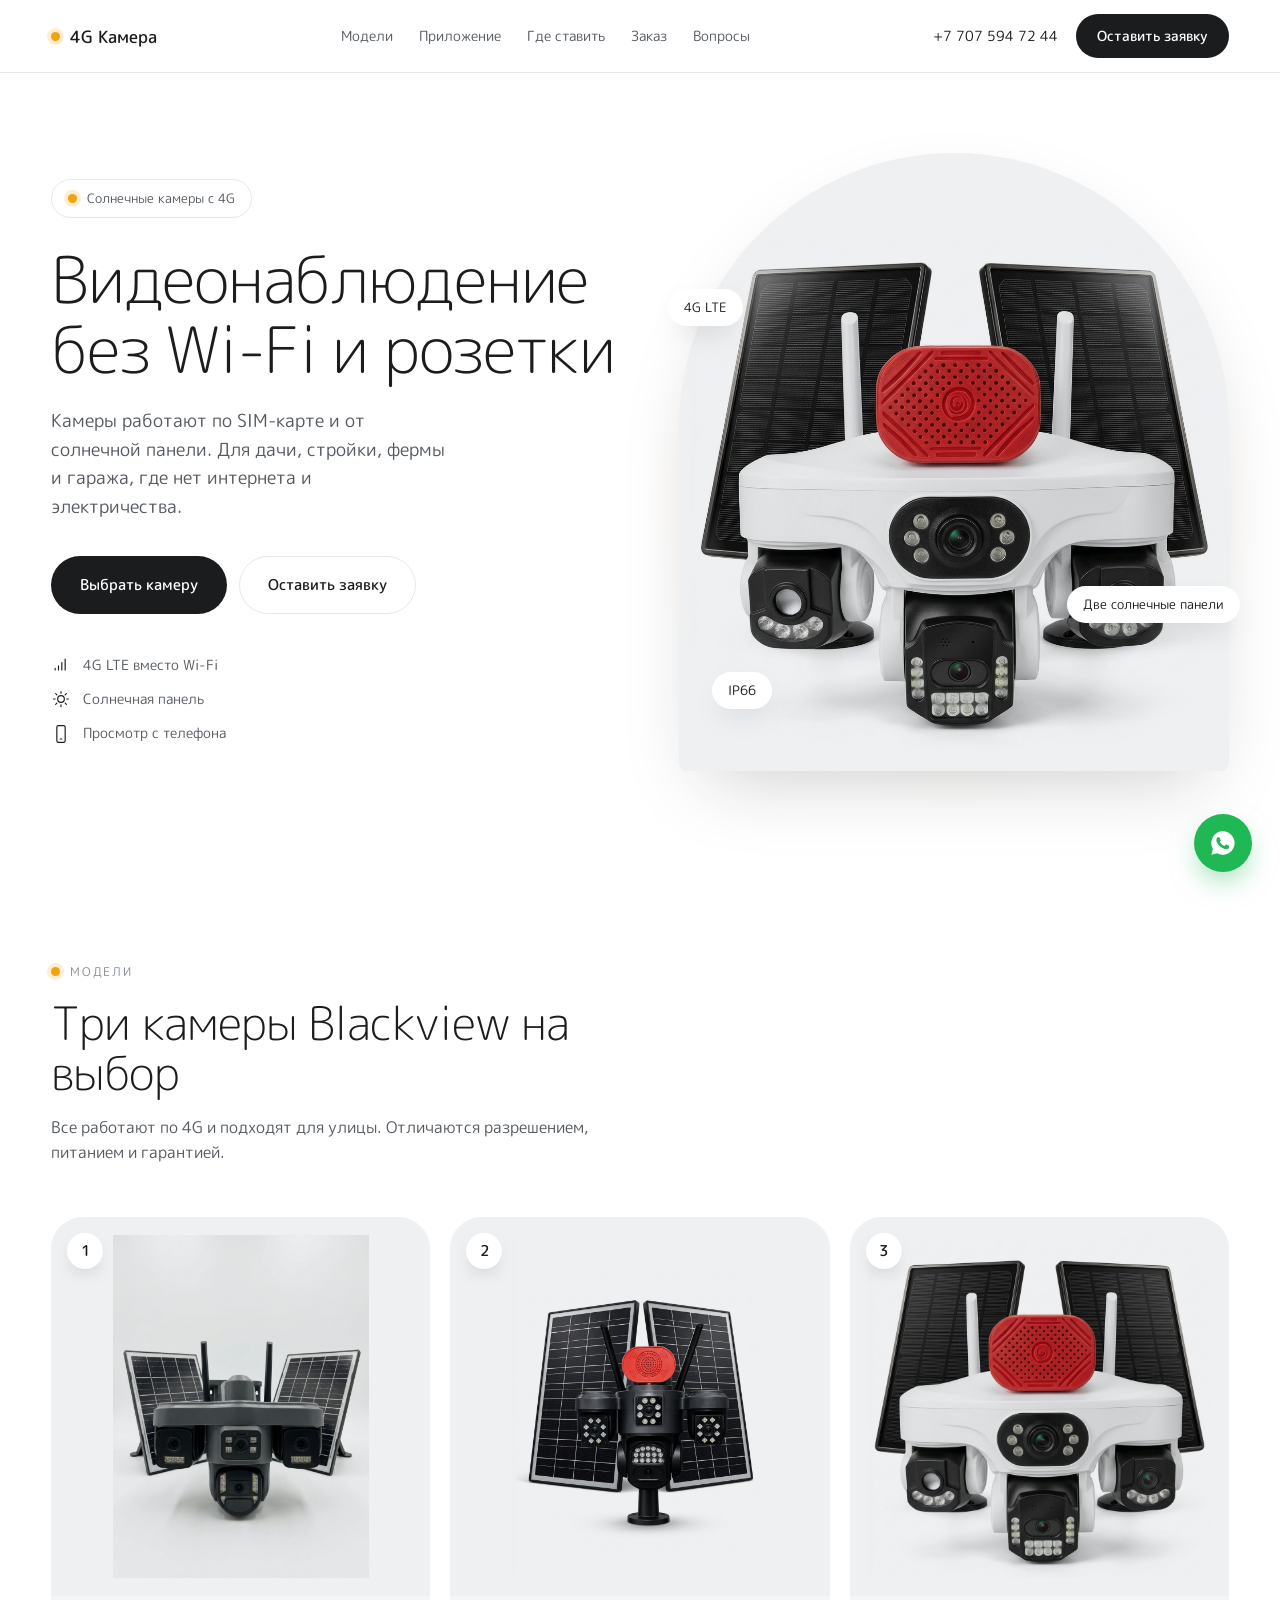
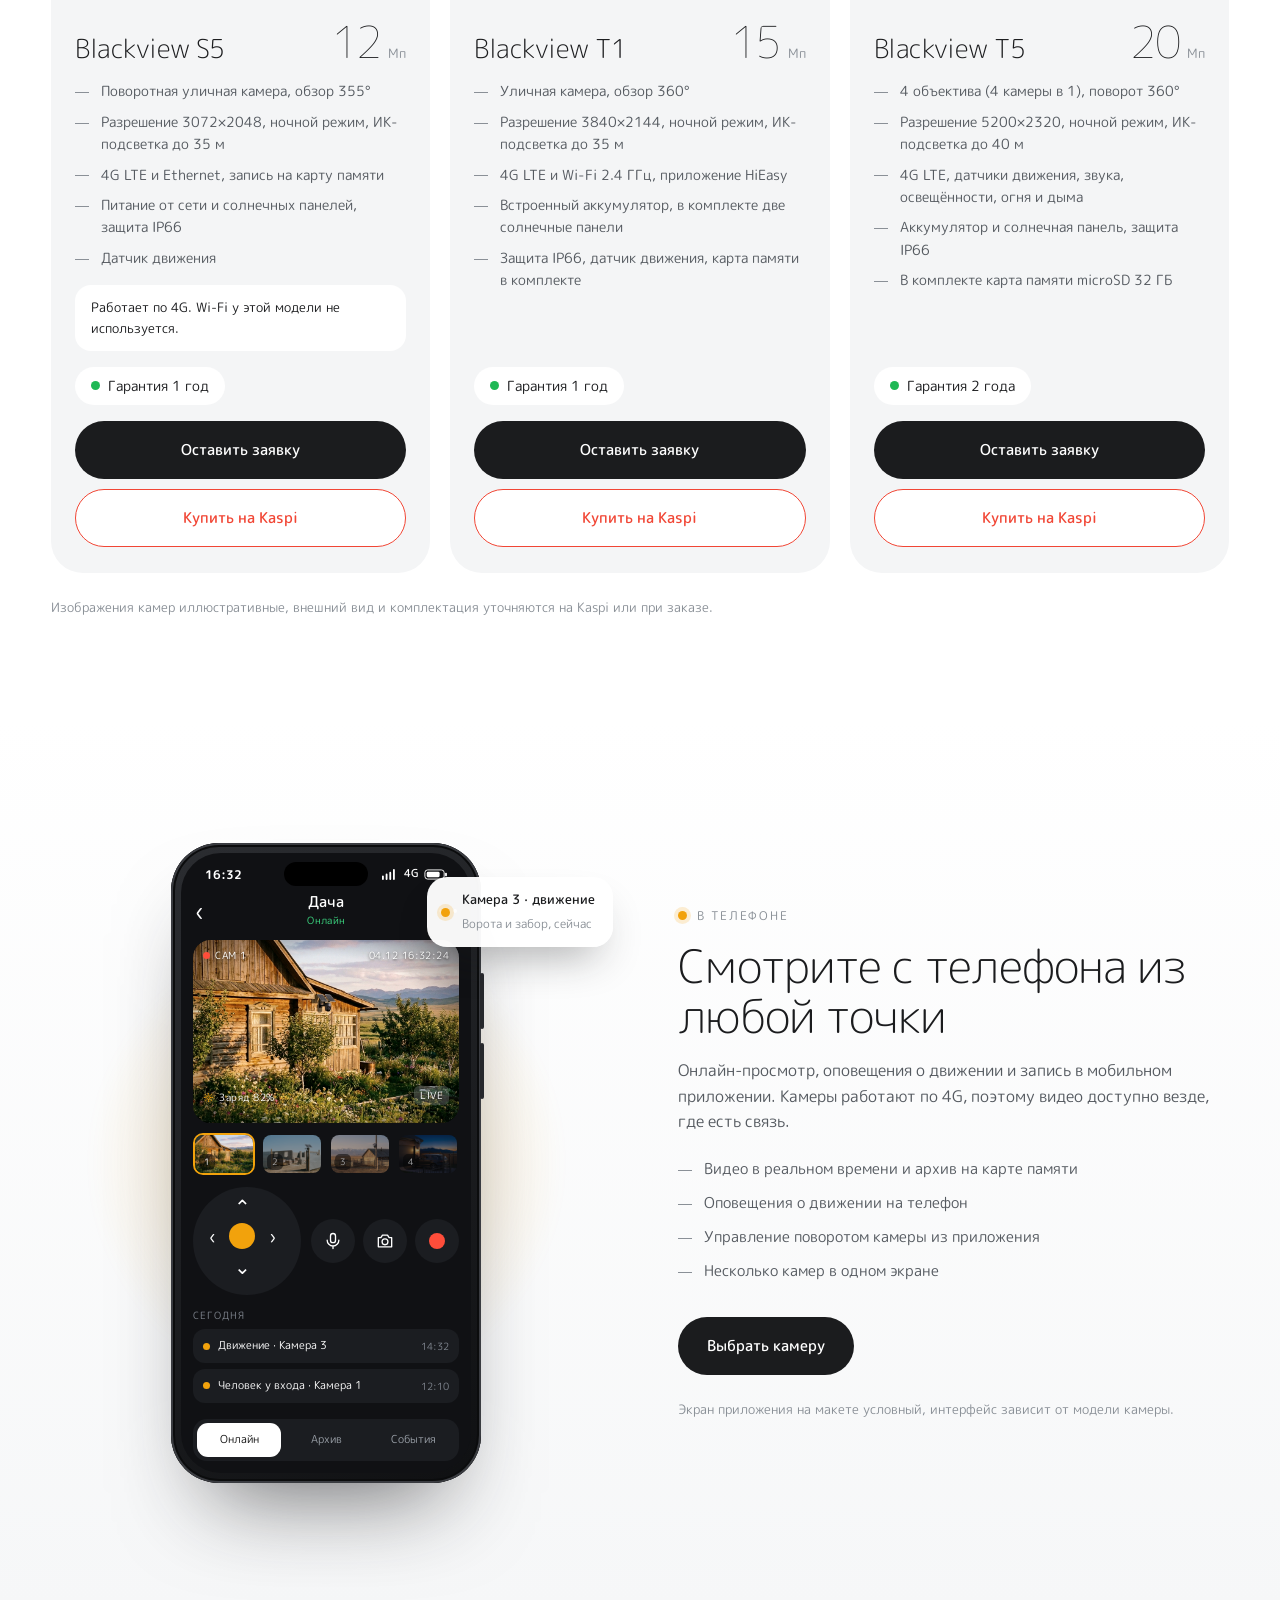
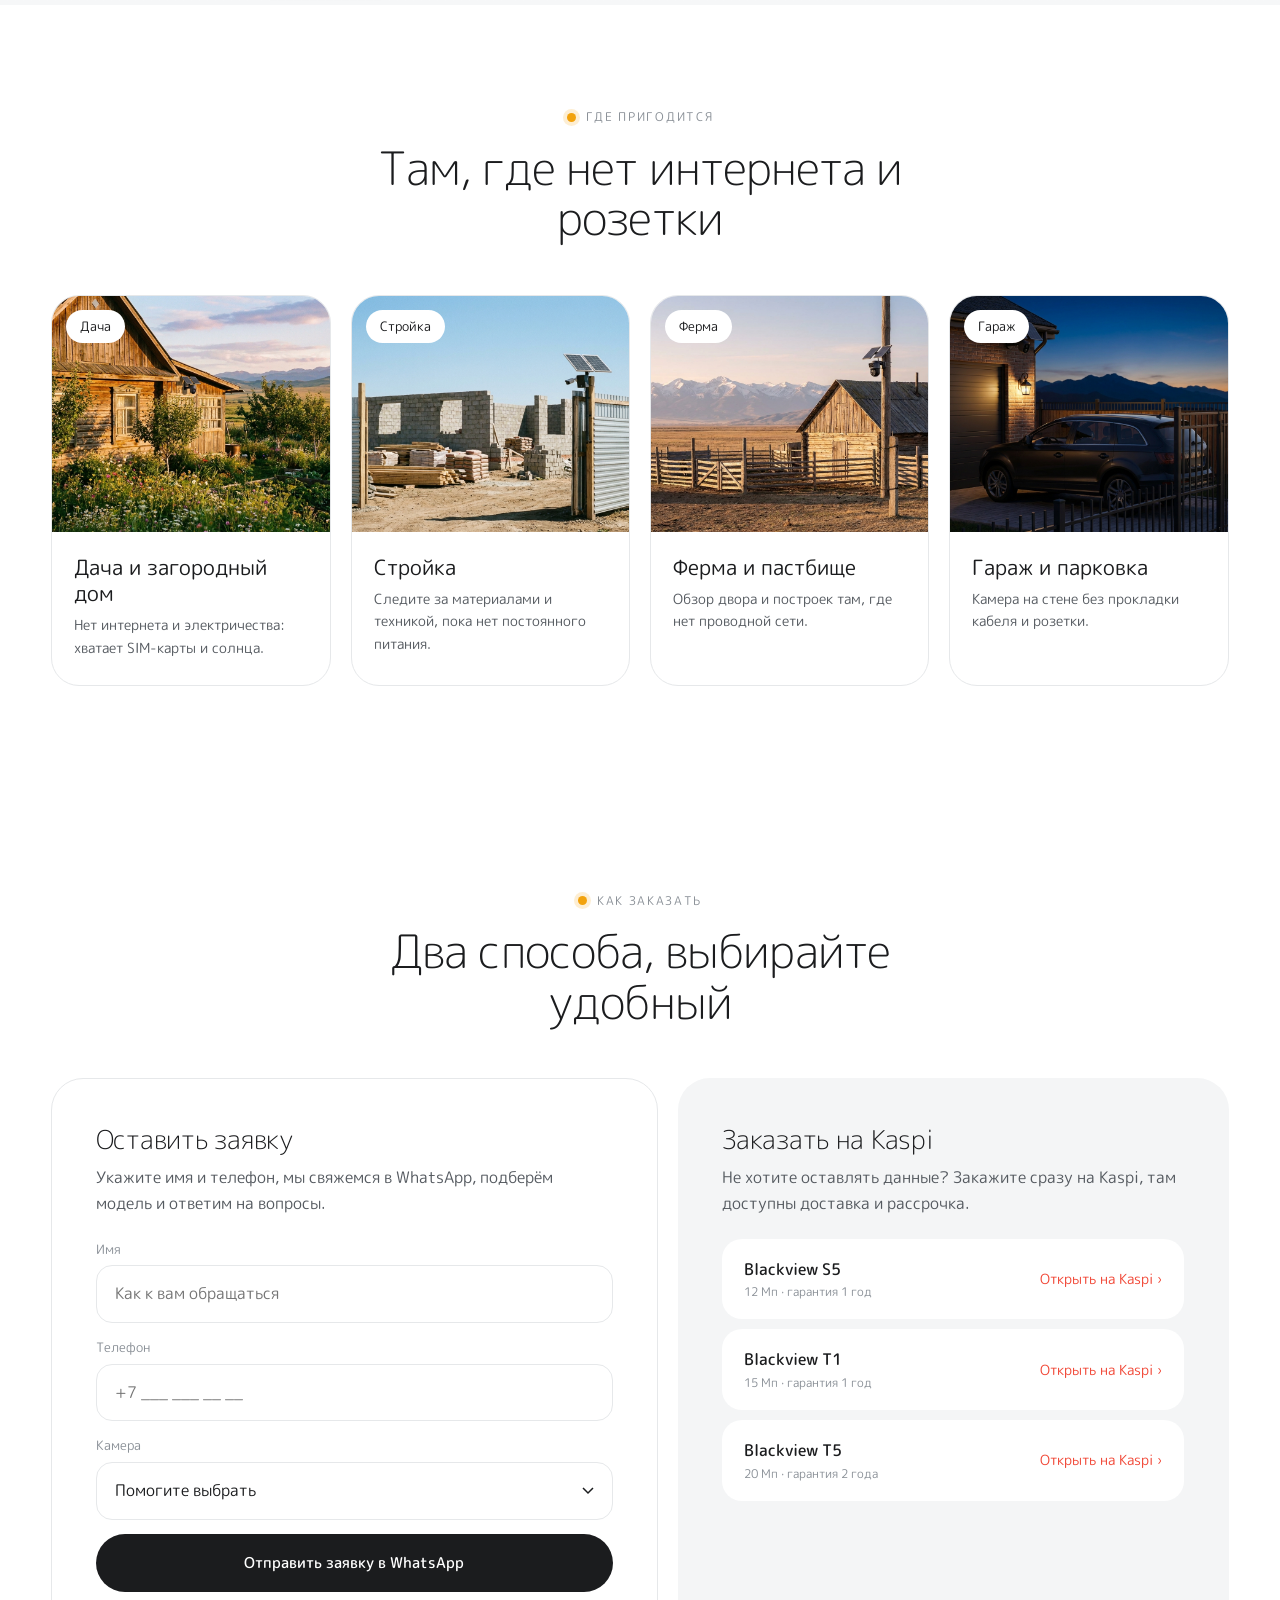
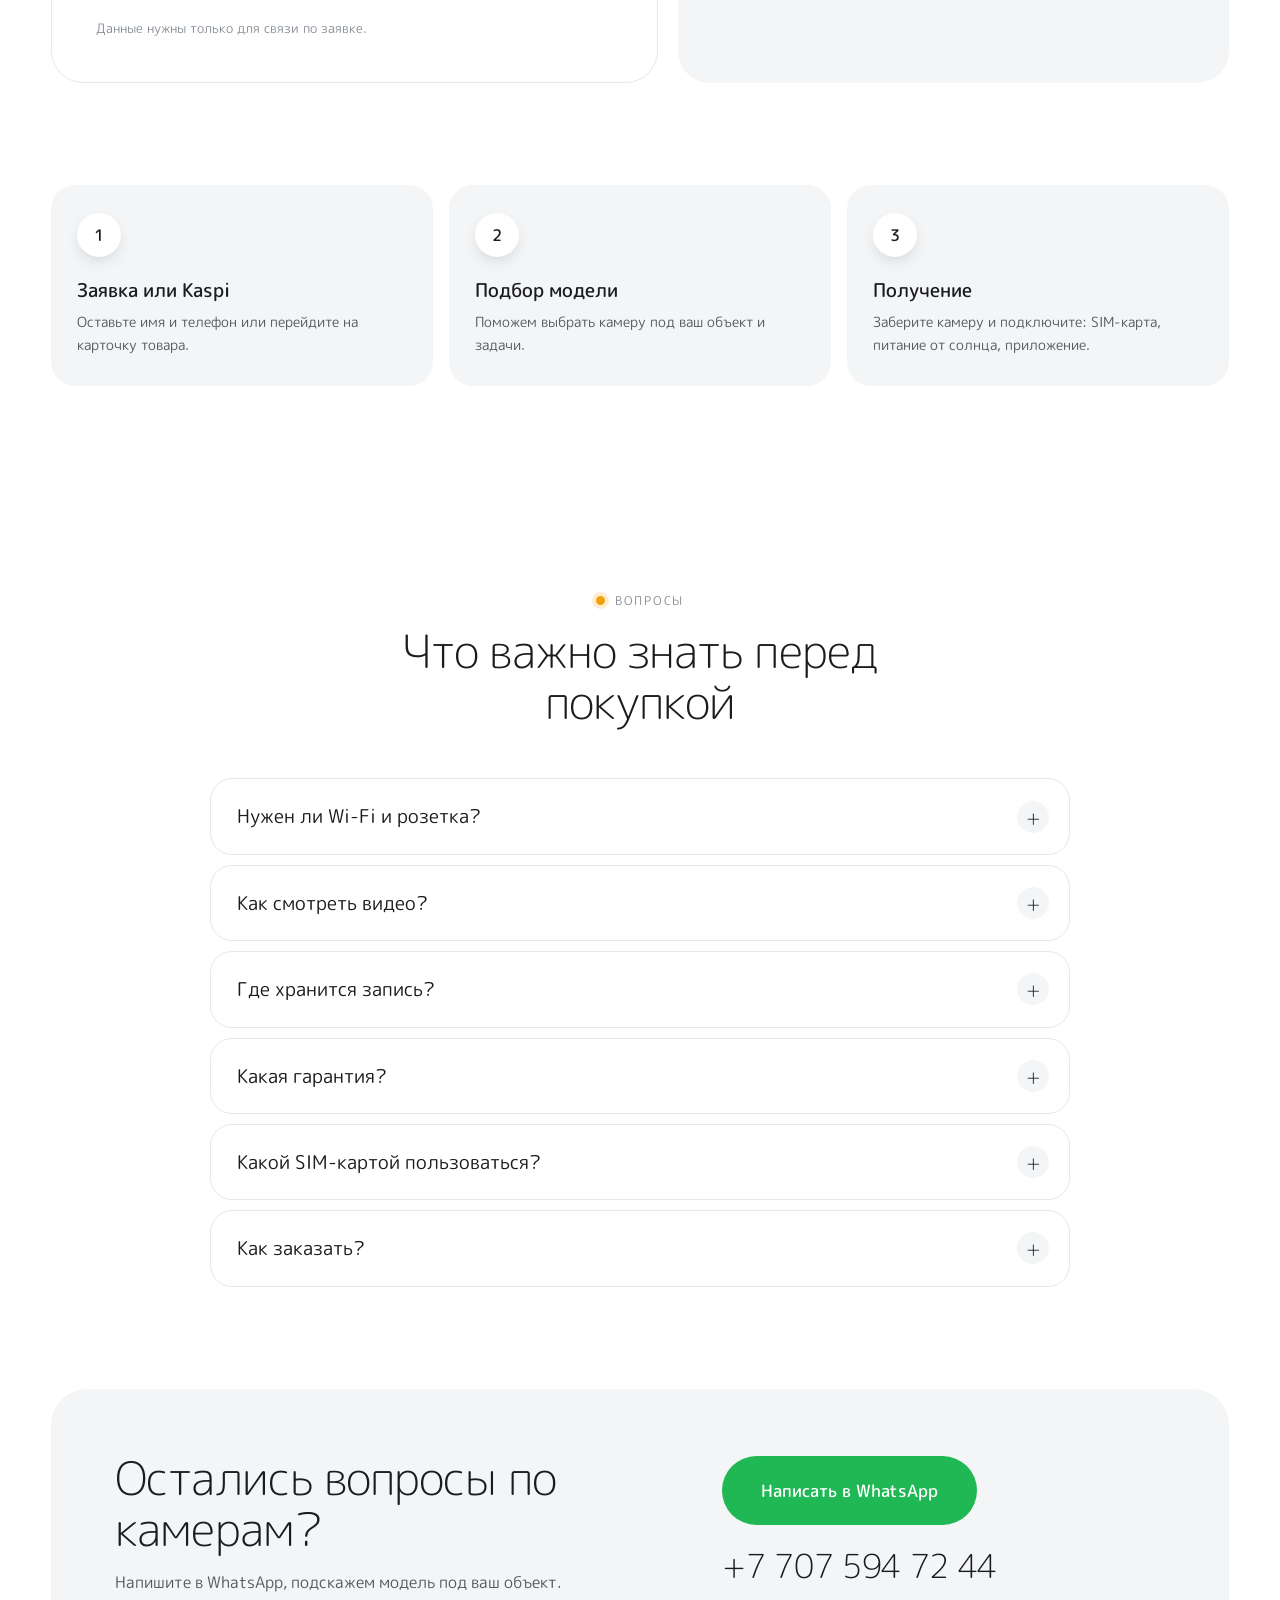
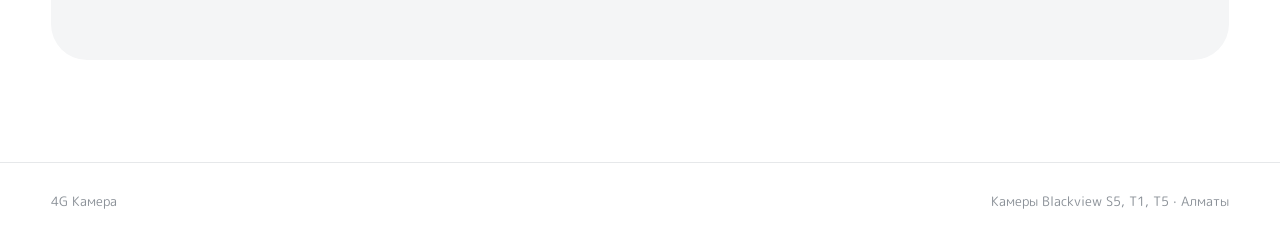
<file: index.html>
<!doctype html>
<html lang="ru">
<head>
<meta charset="utf-8">
<meta name="viewport" content="width=device-width, initial-scale=1">
<title>4G камеры видеонаблюдения на солнечной панели: без Wi-Fi и розетки</title>
<meta name="description" content="Камеры видеонаблюдения Blackview S5, T1 и T5 с 4G и солнечными панелями. Работают по SIM-карте, не нужны Wi-Fi и розетка. Оставьте заявку или закажите на Kaspi.">
<meta property="og:title" content="4G камеры видеонаблюдения на солнечной панели">
<meta property="og:description" content="Без Wi-Fi и розетки: SIM-карта и солнечная панель. Три модели, гарантия 1 и 2 года.">
<meta property="og:type" content="website">
<meta name="robots" content="noindex">
<meta name="theme-color" content="#ffffff">
<meta name="color-scheme" content="light only">
<link rel="icon" href="data:image/svg+xml,%3Csvg xmlns='http://www.w3.org/2000/svg' viewBox='0 0 32 32'%3E%3Crect width='32' height='32' rx='9' fill='%231B1C1E'/%3E%3Ccircle cx='16' cy='16' r='6' fill='%23F2A20C'/%3E%3C/svg%3E">
<link rel="preconnect" href="https://fonts.googleapis.com">
<link rel="preconnect" href="https://fonts.gstatic.com" crossorigin>
<link href="https://fonts.googleapis.com/css2?family=M+PLUS+Rounded+1c:wght@300;400;500;700&display=swap" rel="stylesheet">
<link rel="stylesheet" href="styles.css">
</head>
<body>

<header class="top" id="top">
  <a class="logo" href="#top" aria-label="На главную"><i class="sun"></i><span>4G Камера</span></a>
  <nav class="nav" id="nav" aria-label="Разделы">
    <a href="#models"><em>01</em><b class="s">Модели</b><b class="l">Три модели камер</b><small>Характеристики и гарантия</small></a>
    <a href="#phone"><em>02</em><b class="s">Приложение</b><b class="l">Просмотр с телефона</b><small>Видео, архив, оповещения</small></a>
    <a href="#where"><em>03</em><b class="s">Где ставить</b><b class="l">Где пригодится</b><small>Дача, стройка, ферма, гараж</small></a>
    <a href="#order"><em>04</em><b class="s">Заказ</b><b class="l">Как заказать</b><small>Заявка или Kaspi</small></a>
    <a href="#faq"><em>05</em><b class="s">Вопросы</b><b class="l">Вопросы и ответы</b><small>SIM, питание, гарантия</small></a>
    <div class="nav-cta"><button class="btn btn-ink btn-block" type="button" data-lead>Оставить заявку</button><a class="btn btn-wa btn-block" data-wa="Здравствуйте! Хочу узнать про 4G камеры на солнечной панели." href="#">Написать в WhatsApp</a><a class="nav-ph" href="tel:+77075947244">+7 707 594 72 44</a></div>
  </nav>
  <div class="top-r">
    <a class="phone" href="tel:+77075947244">+7 707 594 72 44</a>
    <button class="btn btn-ink btn-sm top-cta" type="button" data-lead>Оставить заявку</button>
    <button class="menu-btn" id="burger" type="button" aria-label="Меню" aria-expanded="false" aria-controls="nav"><span class="mb-i"><i></i><i></i></span><b>Меню</b></button>
  </div>
</header>

<main>

<!-- HERO -->
<section class="hero">
  <div class="hero-text">
    <p class="chip"><i class="sun"></i>Солнечные камеры с 4G</p>
    <h1>Видеонаблюдение без Wi-Fi и розетки</h1>
    <p class="lead">Камеры работают по SIM-карте и от солнечной панели. Для дачи, стройки, фермы и гаража, где нет интернета и электричества.</p>
    <div class="cta">
      <a class="btn btn-ink" href="#models">Выбрать камеру</a>
      <button class="btn btn-line" type="button" data-lead>Оставить заявку</button>
    </div>
    <ul class="hero-facts">
      <li><svg viewBox="0 0 24 24"><path d="M5 18v-2M9 18v-5M13 18V9M17 18V5"/></svg>4G LTE вместо Wi-Fi</li>
      <li><svg viewBox="0 0 24 24"><circle cx="12" cy="12" r="4"/><path d="M12 3v2M12 19v2M3 12h2M19 12h2M5.6 5.6l1.4 1.4M17 17l1.4 1.4M5.6 18.4L7 17M17 7l1.4-1.4"/></svg>Солнечная панель</li>
      <li><svg viewBox="0 0 24 24"><rect x="7" y="2" width="10" height="20" rx="2"/><path d="M11 18h2"/></svg>Просмотр с телефона</li>
    </ul>
  </div>
  <div class="hero-shot">
    <div class="arch">
      <img src="img/t5.jpg" alt="Солнечная 4G-камера видеонаблюдения с тремя поворотными объективами" width="1024" height="1024" fetchpriority="high">
    </div>
    <span class="pill p1">4G LTE</span>
    <span class="pill p2">Две солнечные панели</span>
    <span class="pill p3">IP66</span>
  </div>
</section>

<!-- MODELS -->
<section class="models" id="models">
  <div class="sec-head">
    <p class="eyebrow"><i></i>Модели</p>
    <h2>Три камеры Blackview на выбор</h2>
    <p class="sub">Все работают по 4G и подходят для улицы. Отличаются разрешением, питанием и гарантией.</p>
  </div>
  <div class="mdl">
    <div class="mgrid" id="mdlGrid"></div>
    <p class="foot-note">Изображения камер иллюстративные, внешний вид и комплектация уточняются на Kaspi или при заказе.</p>
  </div>
</section>

<!-- PHONE -->
<section class="phone-sec" id="phone">
  <div class="ph-grid">
    <div class="ph-stage">
      <div class="ph-glow"></div>
      <div class="ph-notif" id="phNotif"><i class="sun"></i><span><b>Камера 3 · движение</b><small>Ворота и забор, сейчас</small></span></div>
      <div class="mock" aria-label="Макет приложения с видео с камеры">
        <div class="ph-btn b1"></div><div class="ph-btn b2"></div>
        <div class="ph-screen">
          <div class="ph-island"></div>
          <div class="ph-status"><b id="phTime">9:41</b><span class="ph-sig"><svg viewBox="0 0 18 12"><path d="M1 11V8M5 11V6M9 11V4M13 11V1" stroke="currentColor" stroke-width="2" stroke-linecap="round"/></svg>4G<svg viewBox="0 0 26 12" class="bat"><rect x="1" y="1" width="21" height="10" rx="3" fill="none" stroke="currentColor"/><rect x="3" y="3" width="14" height="6" rx="1.5" fill="currentColor"/><rect x="23" y="4" width="2" height="4" rx="1" fill="currentColor"/></svg></span></div>
          <div class="ph-app">
            <div class="ph-bar"><span class="ph-back">‹</span><div><b id="phTitle">Дача</b><small>Онлайн</small></div><span class="ph-dots"><i></i><i></i><i></i></span></div>
            <div class="ph-feed" id="phFeed">
              <img id="phImg" src="img/scene-dacha.jpg" alt="" draggable="false">
              <div class="osd2 tl"><i class="rec-dot2"></i><span id="phCam">CAM 1</span></div>
              <div class="osd2 tr" id="phClock">00:00:00</div>
              <div class="osd2 bl"><svg viewBox="0 0 24 24"><circle cx="12" cy="12" r="4"/><path d="M12 3v2M12 19v2M3 12h2M19 12h2M5.6 5.6l1.4 1.4M17 17l1.4 1.4M5.6 18.4L7 17M17 7l1.4-1.4"/></svg>Заряд 82%</div>
              <div class="osd2 br" id="phMode">LIVE</div>
              <div class="ph-tl" id="phTl"><i></i></div>
            </div>
            <div class="ph-chs" id="phChs"></div>
            <div class="ph-ctl">
              <div class="dpad"><button type="button" data-d="up" aria-label="Вверх">⌃</button><button type="button" data-d="left" aria-label="Влево">‹</button><span></span><button type="button" data-d="right" aria-label="Вправо">›</button><button type="button" data-d="down" aria-label="Вниз">⌄</button></div>
              <div class="acts"><button type="button" aria-label="Звук"><svg viewBox="0 0 24 24"><rect x="9" y="3" width="6" height="11" rx="3"/><path d="M5 11a7 7 0 0 0 14 0M12 18v3"/></svg></button><button type="button" aria-label="Снимок"><svg viewBox="0 0 24 24"><path d="M4 8h3l2-3h6l2 3h3v11H4z"/><circle cx="12" cy="13" r="3.5"/></svg></button><button type="button" class="rec" aria-label="Запись"><i></i></button></div>
            </div>
            <div class="ph-ev"><p>Сегодня</p><div><i></i><span>Движение · Камера 3</span><em>14:32</em></div><div><i></i><span>Человек у входа · Камера 1</span><em>12:10</em></div></div>
            <div class="ph-tabs" id="phTabs"><button type="button" class="on" data-m="live">Онлайн</button><button type="button" data-m="arch">Архив</button><button type="button" data-m="ev">События</button></div>
          </div>
        </div>
      </div>
    </div>
    <div class="ph-text">
      <p class="eyebrow"><i></i>В телефоне</p>
      <h2>Смотрите с телефона из любой точки</h2>
      <p class="sub">Онлайн-просмотр, оповещения о движении и запись в мобильном приложении. Камеры работают по 4G, поэтому видео доступно везде, где есть связь.</p>
      <ul class="dash ph-list">
        <li>Видео в реальном времени и архив на карте памяти</li>
        <li>Оповещения о движении на телефон</li>
        <li>Управление поворотом камеры из приложения</li>
        <li>Несколько камер в одном экране</li>
      </ul>
      <div class="cta"><a class="btn btn-ink" href="#models">Выбрать камеру</a></div>
      <p class="foot-note">Экран приложения на макете условный, интерфейс зависит от модели камеры.</p>
    </div>
  </div>
</section>

<!-- WHERE -->
<section class="where" id="where">
  <div class="sec-head center">
    <p class="eyebrow"><i></i>Где пригодится</p>
    <h2>Там, где нет интернета и розетки</h2>
  </div>
  <div class="cards" id="whereCards"></div>
</section>

<!-- ORDER -->
<section class="order" id="order">
  <div class="sec-head center">
    <p class="eyebrow"><i></i>Как заказать</p>
    <h2>Два способа, выбирайте удобный</h2>
  </div>
  <div class="ord">
    <div class="ord-card">
      <h3>Оставить заявку</h3>
      <p>Укажите имя и телефон, мы свяжемся в WhatsApp, подберём модель и ответим на вопросы.</p>
      <form class="form" id="leadForm" novalidate>
        <label>Имя<input type="text" name="name" autocomplete="name" placeholder="Как к вам обращаться" required></label>
        <label>Телефон<input type="tel" name="phone" autocomplete="tel" inputmode="tel" placeholder="+7 ___ ___ __ __" required></label>
        <label>Камера<select name="model" id="formModel"></select></label>
        <p class="err" id="formErr" role="alert"></p>
        <button class="btn btn-ink btn-block" type="submit">Отправить заявку в WhatsApp</button>
        <p class="note">Данные нужны только для связи по заявке.</p>
      </form>
    </div>
    <div class="ord-card ord-kaspi">
      <h3>Заказать на Kaspi</h3>
      <p>Не хотите оставлять данные? Закажите сразу на Kaspi, там доступны доставка и рассрочка.</p>
      <ul class="kaspi-list" id="kaspiList"></ul>
    </div>
  </div>
</section>

<!-- STEPS -->
<section class="steps">
  <ol class="st">
    <li><b>1</b><h3>Заявка или Kaspi</h3><p>Оставьте имя и телефон или перейдите на карточку товара.</p></li>
    <li><b>2</b><h3>Подбор модели</h3><p>Поможем выбрать камеру под ваш объект и задачи.</p></li>
    <li><b>3</b><h3>Получение</h3><p>Заберите камеру и подключите: SIM-карта, питание от солнца, приложение.</p></li>
  </ol>
</section>

<!-- FAQ -->
<section class="faq" id="faq">
  <div class="sec-head center">
    <p class="eyebrow"><i></i>Вопросы</p>
    <h2>Что важно знать перед покупкой</h2>
  </div>
  <div class="qa">
    <details><summary>Нужен ли Wi-Fi и розетка?</summary><p>Нет. Камеры работают по 4G LTE через SIM-карту с интернетом и питаются от солнечной панели и аккумулятора. Модель S5 работает по 4G и от сети, Wi-Fi у неё не используется.</p></details>
    <details><summary>Как смотреть видео?</summary><p>Через мобильное приложение: онлайн-просмотр, запись и оповещения о движении на телефон.</p></details>
    <details><summary>Где хранится запись?</summary><p>На карте памяти microSD, которая устанавливается в камеру.</p></details>
    <details><summary>Какая гарантия?</summary><p>На модели S5 и T1 гарантия 1 год, на модель T5 гарантия 2 года.</p></details>
    <details><summary>Какой SIM-картой пользоваться?</summary><p>Подойдёт SIM-карта оператора связи с мобильным интернетом. Рекомендуем проверить покрытие 4G в месте установки до покупки.</p></details>
    <details><summary>Как заказать?</summary><p>Оставьте заявку на сайте или закажите напрямую на Kaspi. На Kaspi доступны доставка и рассрочка.</p></details>
  </div>
</section>

<!-- CONTACT -->
<section class="contact">
  <div class="contact-box">
    <div>
      <h2>Остались вопросы по камерам?</h2>
      <p class="sub">Напишите в WhatsApp, подскажем модель под ваш объект.</p>
    </div>
    <div class="contact-col">
      <a class="btn btn-wa btn-lg" data-wa="Здравствуйте! Хочу узнать про 4G камеры на солнечной панели." href="#">Написать в WhatsApp</a>
      <p class="ph"><a href="tel:+77075947244">+7 707 594 72 44</a></p>
    </div>
  </div>
</section>

</main>

<footer class="foot">
  <span>4G Камера</span>
  <span>Камеры Blackview S5, T1, T5 · Алматы</span>
</footer>

<a class="wa-float" data-wa="Здравствуйте! Хочу узнать про 4G камеры на солнечной панели." href="#" aria-label="Написать в WhatsApp">
  <svg viewBox="0 0 24 24" width="28" height="28" fill="currentColor" aria-hidden="true"><path d="M12 2a10 10 0 0 0-8.6 15.1L2 22l5-1.3A10 10 0 1 0 12 2Zm5.2 14.1c-.2.6-1.3 1.2-1.8 1.2-.5.1-1 .2-3.3-.7-2.8-1.2-4.600-4-4.700-4.200-.1-.2-1.100-1.500-1.100-2.800s.7-2 1-2.300c.2-.3.500-.3.700-.3h.5c.2 0 .4 0 .6.500l.8 2c.1.200.1.400 0 .500l-.4.600c-.1.100-.2.300-.1.500.5.900 1.200 1.700 2 2.300.8.600 1.500.9 1.700 1 .2.100.4.100.5-.1l.7-.9c.2-.2.300-.2.500-.1l1.900.9c.2.100.4.200.4.300.1.200.1.800-.1 1.400Z"/></svg>
</a>

<div class="modal" id="modal" hidden>
  <div class="modal-bg" data-close></div>
  <div class="modal-box" role="dialog" aria-modal="true" aria-labelledby="modalTitle">
    <button class="modal-x" type="button" data-close aria-label="Закрыть">×</button>
    <h3 id="modalTitle">Оставить заявку</h3>
    <p>Укажите имя и телефон, ответим в WhatsApp.</p>
    <form class="form" id="leadForm2" novalidate>
      <label>Имя<input type="text" name="name" autocomplete="name" placeholder="Как к вам обращаться" required></label>
      <label>Телефон<input type="tel" name="phone" autocomplete="tel" inputmode="tel" placeholder="+7 ___ ___ __ __" required></label>
      <label>Камера<select name="model" id="formModel2"></select></label>
      <p class="err" id="formErr2" role="alert"></p>
      <button class="btn btn-ink btn-block" type="submit">Отправить заявку в WhatsApp</button>
      <p class="note">Данные нужны только для связи по заявке.</p>
    </form>
  </div>
</div>

<script src="app.js"></script>
</body>
</html>
</file>
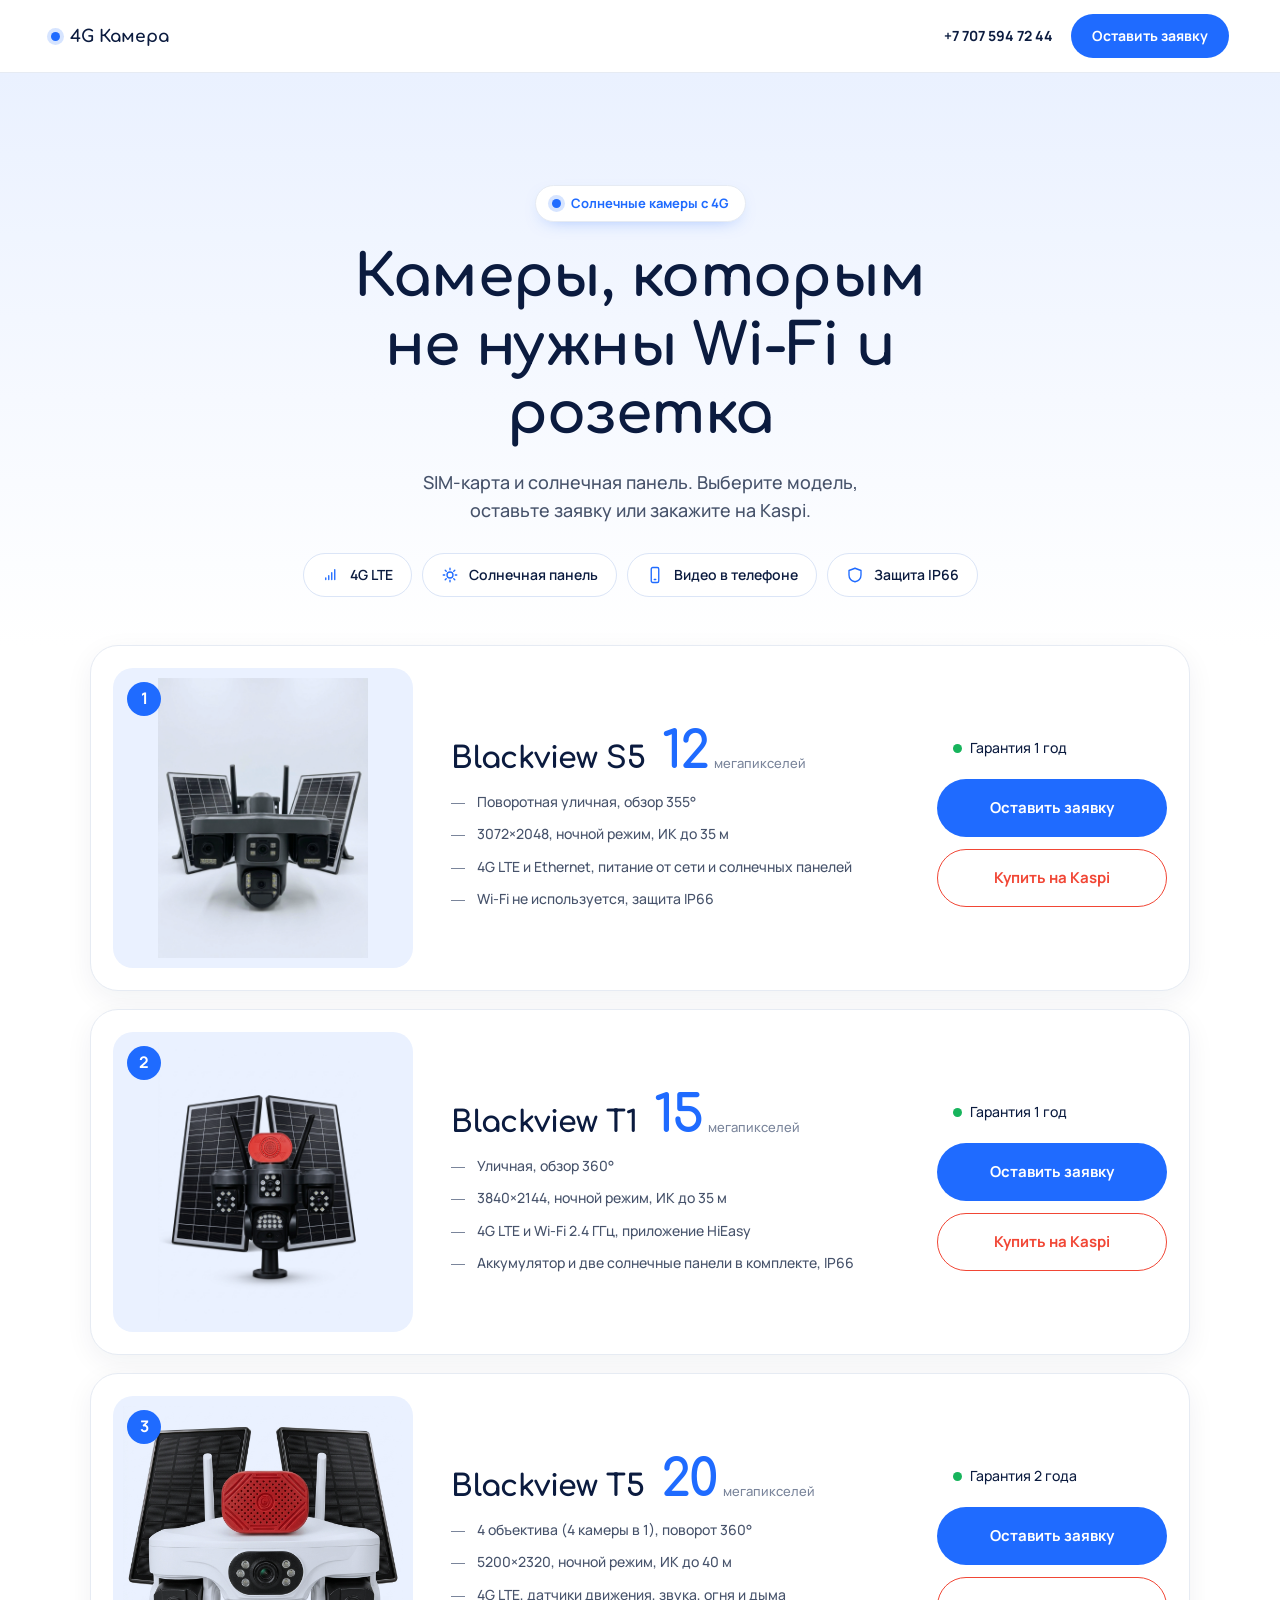
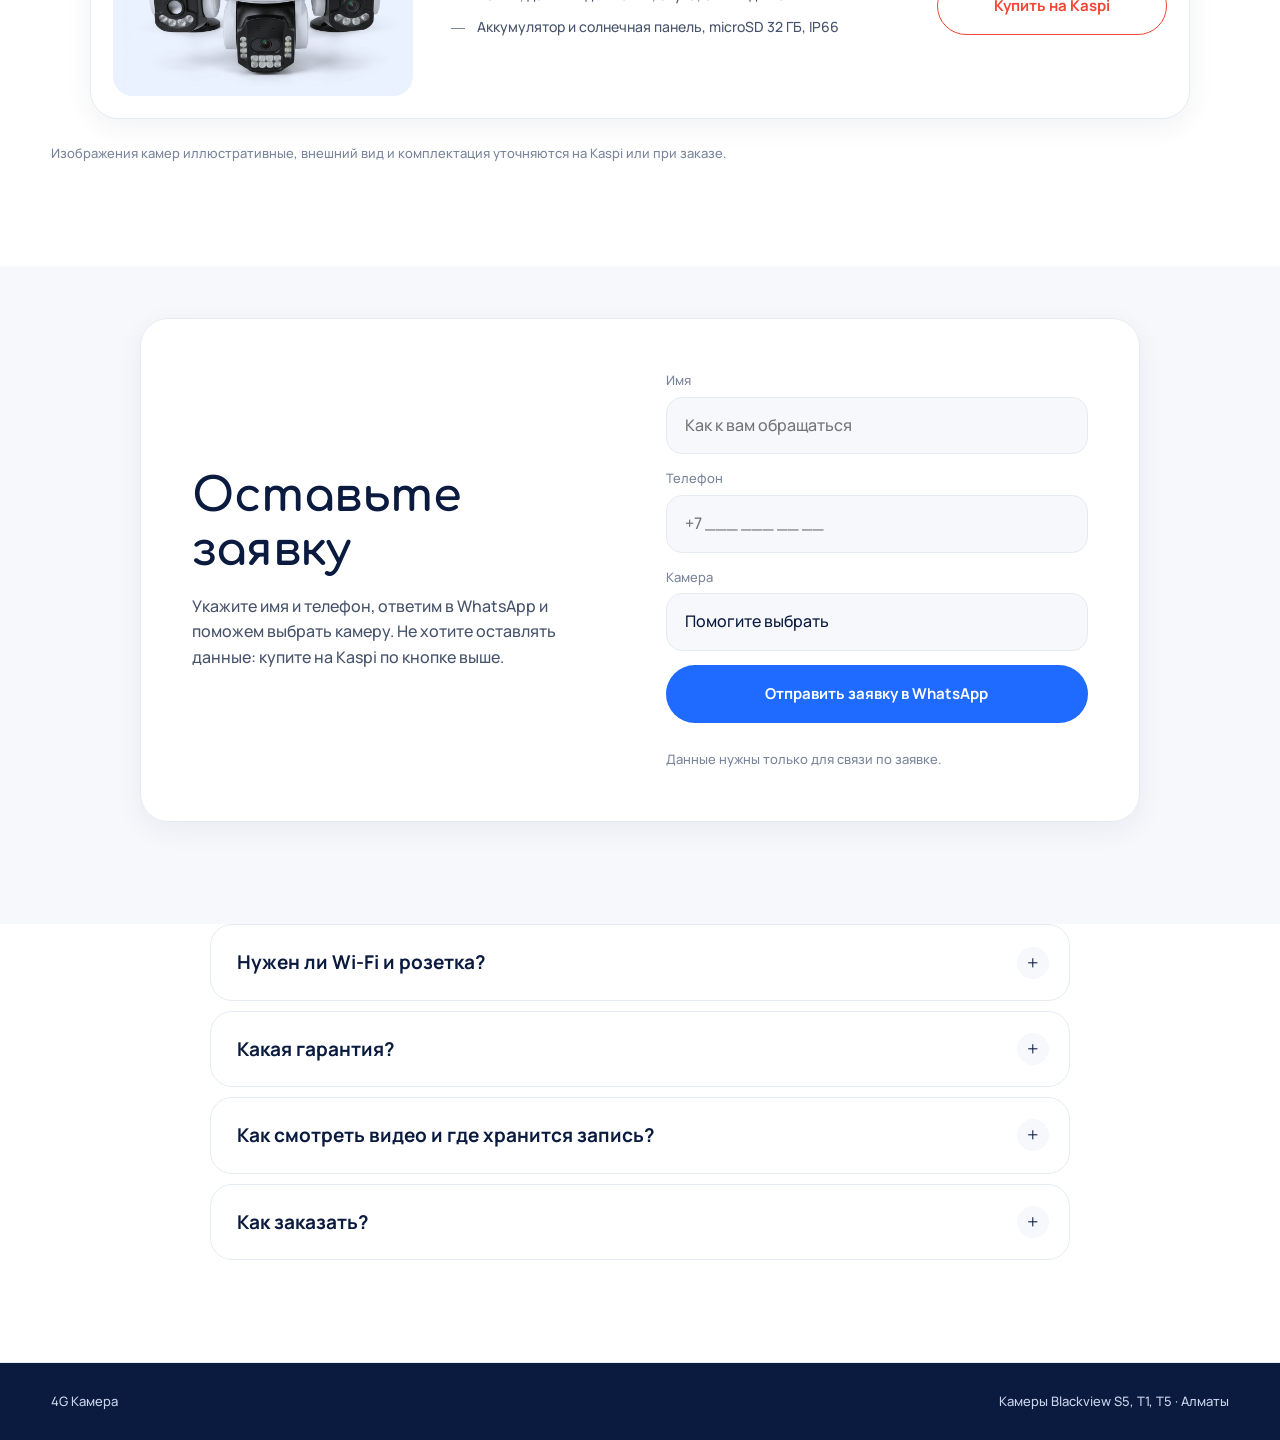
<file: b/index.html>
<!doctype html>
<html lang="ru">
<head>
<meta charset="utf-8">
<meta name="viewport" content="width=device-width, initial-scale=1">
<title>4G камеры на солнечной панели: выберите и закажите</title>
<meta name="description" content="Три 4G камеры Blackview на солнечной панели. Оставьте заявку или закажите на Kaspi. Без Wi-Fi и розетки.">
<meta name="robots" content="noindex">
<meta name="theme-color" content="#ffffff">
<meta name="color-scheme" content="light only">
<link rel="icon" href="data:image/svg+xml,%3Csvg xmlns='http://www.w3.org/2000/svg' viewBox='0 0 32 32'%3E%3Crect width='32' height='32' rx='9' fill='%231F6BFF'/%3E%3Ccircle cx='16' cy='16' r='6' fill='%23ffffff'/%3E%3C/svg%3E">
<link rel="preconnect" href="https://fonts.googleapis.com">
<link rel="preconnect" href="https://fonts.gstatic.com" crossorigin>
<link href="https://fonts.googleapis.com/css2?family=Manrope:wght@500;600;700;800&family=Comfortaa:wght@600;700&display=swap" rel="stylesheet">
<link rel="stylesheet" href="../styles.css">
<link rel="stylesheet" href="b.css">
</head>
<body class="vb">

<header class="top">
  <a class="logo" href="#"><i class="sun"></i><span>4G Камера</span></a>
  <div class="top-r">
    <a class="phone" href="tel:+77075947244">+7 707 594 72 44</a>
    <button class="btn btn-ink btn-sm" type="button" data-lead>Оставить заявку</button>
  </div>
</header>

<main>

<section class="b-hero">
  <p class="chip"><i class="sun"></i>Солнечные камеры с 4G</p>
  <h1>Камеры, которым не нужны Wi-Fi и розетка</h1>
  <p class="lead">SIM-карта и солнечная панель. Выберите модель, оставьте заявку или закажите на Kaspi.</p>
  <ul class="b-facts">
    <li><svg viewBox="0 0 24 24"><path d="M5 18v-2M9 18v-5M13 18V9M17 18V5"/></svg>4G LTE</li>
    <li><svg viewBox="0 0 24 24"><circle cx="12" cy="12" r="4"/><path d="M12 3v2M12 19v2M3 12h2M19 12h2M5.6 5.6l1.4 1.4M17 17l1.4 1.4M5.6 18.4L7 17M17 7l1.4-1.4"/></svg>Солнечная панель</li>
    <li><svg viewBox="0 0 24 24"><rect x="7" y="2" width="10" height="20" rx="2"/><path d="M11 18h2"/></svg>Видео в телефоне</li>
    <li><svg viewBox="0 0 24 24"><path d="M12 3l8 3v6c0 5-3.500 8-8 9-4.500-1-8-4-8-9V6z"/></svg>Защита IP66</li>
  </ul>
</section>

<section class="b-list" id="list">
  <div class="b-wrap" id="bList"></div>
  <p class="foot-note">Изображения камер иллюстративные, внешний вид и комплектация уточняются на Kaspi или при заказе.</p>
</section>

<section class="b-form" id="order">
  <div class="b-form-box">
    <div>
      <h2>Оставьте заявку</h2>
      <p class="sub">Укажите имя и телефон, ответим в WhatsApp и поможем выбрать камеру. Не хотите оставлять данные: купите на Kaspi по кнопке выше.</p>
    </div>
    <form class="form" id="leadForm" novalidate>
      <label>Имя<input type="text" name="name" autocomplete="name" placeholder="Как к вам обращаться" required></label>
      <label>Телефон<input type="tel" name="phone" autocomplete="tel" inputmode="tel" placeholder="+7 ___ ___ __ __" required></label>
      <label>Камера<select name="model" id="formModel"></select></label>
      <p class="err" id="formErr" role="alert"></p>
      <button class="btn btn-ink btn-block" type="submit">Отправить заявку в WhatsApp</button>
      <p class="note">Данные нужны только для связи по заявке.</p>
    </form>
  </div>
</section>

<section class="faq b-faq">
  <div class="qa">
    <details><summary>Нужен ли Wi-Fi и розетка?</summary><p>Нет. Камеры работают по 4G LTE через SIM-карту с интернетом и питаются от солнечной панели и аккумулятора. Модель S5 работает по 4G и от сети, Wi-Fi у неё не используется.</p></details>
    <details><summary>Какая гарантия?</summary><p>На модели S5 и T1 гарантия 1 год, на модель T5 гарантия 2 года.</p></details>
    <details><summary>Как смотреть видео и где хранится запись?</summary><p>Через мобильное приложение: онлайн-просмотр и оповещения о движении. Запись хранится на карте памяти microSD.</p></details>
    <details><summary>Как заказать?</summary><p>Оставьте заявку на сайте или закажите напрямую на Kaspi. На Kaspi доступны доставка и рассрочка.</p></details>
  </div>
</section>

</main>

<footer class="foot">
  <span>4G Камера</span>
  <span>Камеры Blackview S5, T1, T5 · Алматы</span>
</footer>

<div class="sticky">
  <button class="btn btn-ink" type="button" data-lead>Оставить заявку</button>
  <a class="btn btn-wa" data-wa="Здравствуйте! Хочу узнать про 4G камеры на солнечной панели." href="#">WhatsApp</a>
</div>

<div class="modal" id="modal" hidden>
  <div class="modal-bg" data-close></div>
  <div class="modal-box" role="dialog" aria-modal="true" aria-labelledby="modalTitle">
    <button class="modal-x" type="button" data-close aria-label="Закрыть">×</button>
    <h3 id="modalTitle">Оставить заявку</h3>
    <p>Укажите имя и телефон, ответим в WhatsApp.</p>
    <form class="form" id="leadForm2" novalidate>
      <label>Имя<input type="text" name="name" autocomplete="name" placeholder="Как к вам обращаться" required></label>
      <label>Телефон<input type="tel" name="phone" autocomplete="tel" inputmode="tel" placeholder="+7 ___ ___ __ __" required></label>
      <label>Камера<select name="model" id="formModel2"></select></label>
      <p class="err" id="formErr2" role="alert"></p>
      <button class="btn btn-ink btn-block" type="submit">Отправить заявку в WhatsApp</button>
      <p class="note">Данные нужны только для связи по заявке.</p>
    </form>
  </div>
</div>

<script src="b.js"></script>
</body>
</html>
</file>
<file: styles.css>
:root{
  --ink:#1B1C1E;--body:#555A60;--muted:#8A9097;--panel:#F4F5F6;--line:#E6E8EA;
  --sun:#F2A20C;--wa:#1FB855;--kaspi:#F14635;
  --r:28px;--pad:clamp(20px,4vw,56px);--max:1240px;--hh:65px;
  color-scheme:light only;
}
html{color-scheme:light only}
*{box-sizing:border-box;margin:0;padding:0}
html{scroll-behavior:smooth;-webkit-text-size-adjust:100%}
body{font-family:'M PLUS Rounded 1c','Onest',system-ui,sans-serif;font-weight:400;font-size:16px;line-height:1.6;color:var(--body);background:#fff;-webkit-font-smoothing:antialiased;overflow-x:hidden}
body.menu-open,body.modal-open{overflow:hidden}
img{display:block;max-width:100%}
a{color:inherit}
button,input,select{font:inherit;color:inherit}
button{cursor:pointer;background:none;border:0}
h1,h2,h3{color:var(--ink);font-weight:300;letter-spacing:-.02em;line-height:1.1}
h2{font-size:clamp(28px,3.6vw,46px);max-width:20ch}
h3{font-weight:500;letter-spacing:0;line-height:1.25}
section{padding:clamp(56px,8vw,104px) var(--pad)}
.sec-head{max-width:var(--max);margin:0 auto clamp(28px,4vw,52px)}
.sec-head.center{text-align:center}
.sec-head.center h2{margin-left:auto;margin-right:auto;max-width:24ch}
.sec-head.center .sub{margin-left:auto;margin-right:auto}
.eyebrow{display:flex;align-items:center;gap:10px;font-size:12px;letter-spacing:.14em;text-transform:uppercase;color:var(--muted);margin-bottom:16px}
.center .eyebrow{justify-content:center}
.eyebrow i,.sun{display:inline-block;width:9px;height:9px;border-radius:50%;background:var(--sun);box-shadow:0 0 0 4px rgba(242,162,12,.18)}
.sub{max-width:58ch;margin-top:16px}
.note{font-size:13px;color:var(--muted);margin-top:12px}
.foot-note{font-size:13px;color:var(--muted);margin:24px auto 0;max-width:var(--max)}

.btn{display:inline-flex;align-items:center;justify-content:center;gap:10px;padding:16px 28px;font-weight:500;font-size:15px;text-decoration:none;border-radius:999px;border:1px solid transparent;transition:background .2s,transform .2s,border-color .2s,color .2s}
.btn-ink{background:var(--ink);color:#fff}.btn-ink:hover{background:#000;transform:translateY(-1px)}
.btn-wa{background:var(--wa);color:#fff}.btn-wa:hover{background:#18a34b;transform:translateY(-1px)}
.btn-line{border-color:var(--line);background:#fff;color:var(--ink)}.btn-line:hover{border-color:var(--ink)}
.btn-kaspi{border-color:var(--kaspi);color:var(--kaspi);background:#fff}.btn-kaspi:hover{background:var(--kaspi);color:#fff;transform:translateY(-1px)}
.btn-sm{padding:10px 20px;font-size:14px}.btn-lg{padding:20px 38px;font-size:17px}.btn-block{display:flex;width:100%}

/* header */
.top{position:fixed;inset:0 0 auto 0;z-index:50;display:flex;align-items:center;justify-content:space-between;gap:20px;padding:14px var(--pad);background:#fff;border-bottom:1px solid var(--line)}
.logo{display:flex;align-items:center;gap:10px;text-decoration:none;font-weight:500;color:var(--ink);font-size:17px}
.nav{display:flex;gap:26px;font-size:14px}
.nav a{text-decoration:none;color:var(--body)}.nav a:hover{color:var(--ink)}
.nav em,.nav small,.nav .l,.nav-cta{display:none}
.nav a b{font-weight:400}
.top-r{display:flex;align-items:center;gap:18px}
.phone{font-size:14px;text-decoration:none;color:var(--ink)}
.menu-btn{display:none;align-items:center;gap:10px;height:42px;padding:0 16px 0 14px;border:1px solid var(--line);border-radius:999px;background:#fff;color:var(--ink);font-size:13px;letter-spacing:.08em;text-transform:uppercase}
.menu-btn b{font-weight:400}
.mb-i{position:relative;width:18px;height:10px}
.mb-i i{position:absolute;left:0;right:0;height:1.5px;background:var(--ink);border-radius:2px;transition:transform .25s,top .25s}
.mb-i i:nth-child(1){top:0}.mb-i i:nth-child(2){top:8px}
.menu-btn[aria-expanded="true"] .mb-i i:nth-child(1){top:4px;transform:rotate(45deg)}
.menu-btn[aria-expanded="true"] .mb-i i:nth-child(2){top:4px;transform:rotate(-45deg)}

/* hero */
.hero{display:grid;grid-template-columns:minmax(0,1.05fr) minmax(0,1fr);gap:clamp(24px,4vw,64px);align-items:center;max-width:calc(var(--max) + var(--pad)*2);margin:0 auto;padding:128px var(--pad) 64px;min-height:min(100svh,860px)}
.chip{display:inline-flex;align-items:center;gap:10px;padding:8px 16px;border:1px solid var(--line);border-radius:999px;font-size:13px;margin-bottom:26px}
.hero h1{font-size:clamp(36px,5vw,72px);margin-bottom:22px}
.lead{font-size:clamp(16px,1.4vw,19px);max-width:36ch}
.cta{display:flex;flex-wrap:wrap;gap:12px;margin-top:34px}
.hero-facts{list-style:none;margin-top:40px;display:grid;gap:12px;font-size:14px}
.hero-facts li{display:flex;align-items:center;gap:12px}
.hero-facts svg{width:20px;height:20px;fill:none;stroke:var(--ink);stroke-width:1.4;stroke-linecap:round;stroke-linejoin:round}
.hero-shot{position:relative}
.arch{position:relative;overflow:hidden;aspect-ratio:4/4.5;border-radius:999px 999px var(--r) var(--r);background:#EEF0F2;box-shadow:0 30px 80px -30px rgba(27,28,30,.25)}
.arch img{position:absolute;left:50%;top:54%;width:96%;height:auto;transform:translate(-50%,-50%);mix-blend-mode:multiply;animation:float 7s ease-in-out infinite}
@keyframes float{50%{transform:translate(-50%,-52%)}}
.pill{position:absolute;padding:8px 16px;border-radius:999px;background:#fff;font-size:13px;color:var(--ink);box-shadow:0 12px 30px -14px rgba(27,28,30,.35)}
.p1{top:22%;left:-2%}.p2{bottom:24%;right:-2%}.p3{bottom:10%;left:6%}

/* models */
.mdl{max-width:var(--max);margin:0 auto}
.pills{display:flex;flex-wrap:wrap;gap:8px}
.pills button{padding:11px 22px;border-radius:999px;border:1px solid var(--line);font-size:14px;color:var(--ink);background:#fff;transition:background .15s,color .15s,border-color .15s}
.pills button:hover{border-color:var(--ink)}
.pills button[aria-selected="true"]{background:var(--ink);color:#fff;border-color:var(--ink)}
.mdl-card{display:grid;grid-template-columns:minmax(0,1fr) minmax(0,1.1fr);gap:0;margin-top:20px;background:var(--panel);border-radius:36px;overflow:hidden}
.mdl-img{position:relative;display:grid;place-items:center;padding:clamp(16px,3vw,40px);background:#EEF0F2;min-height:420px}
.mdl-img img{max-height:520px;width:auto;mix-blend-mode:multiply;transition:opacity .3s}
.mdl-img img.fade{opacity:0}
.mdl-body{padding:clamp(24px,3.4vw,48px);display:flex;flex-direction:column;gap:20px}
.mdl-head{display:flex;align-items:flex-end;justify-content:space-between;gap:16px;flex-wrap:wrap}
.mdl-name{font-size:clamp(26px,3vw,38px);font-weight:300;color:var(--ink);letter-spacing:-.02em}
.mdl-mp{display:flex;align-items:baseline;gap:8px;font-size:13px;color:var(--muted)}
.mdl-mp b{font-size:clamp(40px,5vw,64px);font-weight:200;color:var(--ink);letter-spacing:-.04em;line-height:1}
.dash{list-style:none;display:grid;gap:10px;font-size:15px}
.dash li{display:flex;gap:12px}
.dash li::before{content:'';flex:none;width:14px;height:1px;background:var(--muted);margin-top:.85em}
.mdl-warn{font-size:13px;color:var(--ink);background:#fff;border-radius:16px;padding:12px 16px}
.mdl-warn:empty{display:none}
.mdl-foot{margin-top:auto;display:flex;align-items:center;justify-content:space-between;gap:16px;flex-wrap:wrap;padding-top:8px}
.warr{display:inline-flex;align-items:center;gap:8px;padding:8px 16px;border-radius:999px;background:#fff;font-size:14px;color:var(--ink)}
.warr::before{content:'';width:9px;height:9px;border-radius:50%;background:var(--wa)}
.mdl-btns{display:flex;gap:10px;flex-wrap:wrap}
.cmp-wrap{margin-top:28px;overflow-x:auto;border:1px solid var(--line);border-radius:24px}
.cmp{width:100%;min-width:560px;border-collapse:collapse;font-size:14px}
.cmp th,.cmp td{padding:14px 20px;text-align:left;border-bottom:1px solid var(--line)}
.cmp tr:last-child td,.cmp tr:last-child th{border-bottom:0}
.cmp thead th{font-weight:500;color:var(--ink);background:var(--panel)}
.cmp tbody th{font-weight:400;color:var(--muted);width:30%}
.cmp td.on,.cmp th.on{background:rgba(242,162,12,.1)}

/* cards */
.cards{display:grid;grid-template-columns:repeat(4,1fr);gap:20px;max-width:var(--max);margin:0 auto}
.card{display:flex;flex-direction:column;background:#fff;border:1px solid var(--line);border-radius:var(--r);overflow:hidden;transition:transform .25s,box-shadow .25s}
.card:hover{transform:translateY(-4px);box-shadow:0 24px 50px -28px rgba(27,28,30,.35)}
.card-img{position:relative;aspect-ratio:4/3.4;overflow:hidden;background:var(--panel)}
.card-img img{width:100%;height:100%;object-fit:cover;transition:transform .6s}
.card:hover .card-img img{transform:scale(1.06)}
.tag{position:absolute;top:14px;left:14px;padding:6px 14px;border-radius:999px;background:#fff;font-size:13px;color:var(--ink)}
.card-body{padding:22px 22px 26px}
.card-body h3{font-size:21px;font-weight:400;margin-bottom:8px}
.card-body p{font-size:14px}

/* order */
.ord{display:grid;grid-template-columns:1.1fr 1fr;gap:20px;max-width:var(--max);margin:0 auto}
.ord-card{padding:clamp(24px,3.4vw,44px);border:1px solid var(--line);border-radius:32px;background:#fff}
.ord-kaspi{background:var(--panel);border-color:transparent}
.ord-card h3{font-size:26px;font-weight:300;margin-bottom:10px;letter-spacing:-.01em}
.ord-card>p{margin-bottom:22px;max-width:46ch}
.form{display:grid;gap:14px}
.form label{display:grid;gap:6px;font-size:13px;color:var(--muted)}
.form input,.form select{width:100%;padding:15px 18px;border:1px solid var(--line);border-radius:16px;background:#fff;color:var(--ink);font-size:16px;outline:0;transition:border-color .15s}
.form input:focus,.form select:focus{border-color:var(--ink)}
.form select{appearance:none;background-image:url("data:image/svg+xml,%3Csvg xmlns='http://www.w3.org/2000/svg' width='12' height='8' viewBox='0 0 12 8'%3E%3Cpath d='M1 1l5 5 5-5' fill='none' stroke='%231B1C1E' stroke-width='1.5'/%3E%3C/svg%3E");background-repeat:no-repeat;background-position:right 18px center}
.err{font-size:13px;color:#C23A28;min-height:0}.err:empty{display:none}
.kaspi-list{list-style:none;display:grid;gap:10px}
.kaspi-list a{display:flex;align-items:center;justify-content:space-between;gap:12px;padding:18px 22px;border-radius:20px;background:#fff;text-decoration:none;color:var(--ink);transition:transform .2s,box-shadow .2s}
.kaspi-list a:hover{transform:translateY(-2px);box-shadow:0 16px 36px -22px rgba(27,28,30,.4)}
.kaspi-list b{font-weight:500}
.kaspi-list small{display:block;font-size:12px;color:var(--muted)}
.kaspi-list i{font-style:normal;color:var(--kaspi);font-size:14px;white-space:nowrap}

/* steps */
.steps{padding-top:0}
.st{list-style:none;display:grid;grid-template-columns:repeat(3,1fr);gap:16px;max-width:var(--max);margin:0 auto}
.st li{padding:28px 26px 30px;background:var(--panel);border-radius:24px}
.st b{display:grid;place-items:center;width:44px;height:44px;border-radius:50%;background:#fff;color:var(--ink);font-weight:500;margin-bottom:22px;box-shadow:0 6px 18px -8px rgba(27,28,30,.3)}
.st h3{font-size:19px;margin-bottom:8px}.st p{font-size:14px}

/* faq */
.faq{background:#fff}
.qa{max-width:860px;margin:0 auto;display:grid;gap:10px}
.qa details{border:1px solid var(--line);border-radius:22px;background:#fff;transition:background .2s}
.qa details[open]{background:var(--panel);border-color:transparent}
.qa summary{list-style:none;cursor:pointer;padding:22px 64px 22px 26px;font-size:clamp(16px,1.5vw,19px);color:var(--ink);position:relative}
.qa summary::-webkit-details-marker{display:none}
.qa summary::after{content:'+';position:absolute;right:20px;top:50%;width:32px;height:32px;margin-top:-16px;display:grid;place-items:center;border-radius:50%;background:var(--panel);font-size:20px;font-weight:300;transition:transform .2s,background .2s}
.qa details[open] summary::after{transform:rotate(45deg);background:#fff}
.qa p{padding:0 26px 24px;max-width:64ch}

/* contact */
.contact{padding-top:0}
.contact-box{max-width:var(--max);margin:0 auto;padding:clamp(32px,5vw,64px);background:var(--panel);border-radius:36px;display:grid;grid-template-columns:1.3fr 1fr;gap:32px;align-items:center}
.contact-box h2{max-width:16ch}
.contact-col{display:grid;gap:14px;justify-items:start}
.ph{font-size:clamp(24px,2.6vw,34px);font-weight:300;color:var(--ink);letter-spacing:-.01em}.ph a{text-decoration:none}
.foot{display:flex;justify-content:space-between;flex-wrap:wrap;gap:8px;padding:28px var(--pad);border-top:1px solid var(--line);font-size:13px;color:var(--muted)}
.wa-float{position:fixed;right:clamp(14px,2.4vw,28px);bottom:clamp(14px,2.4vw,28px);z-index:60;width:58px;height:58px;display:grid;place-items:center;background:var(--wa);color:#fff;border-radius:50%;box-shadow:0 12px 30px -8px rgba(31,184,85,.6);transition:transform .2s}
.wa-float:hover{transform:scale(1.07)}

/* modal */
.modal{position:fixed;inset:0;z-index:100;display:grid;place-items:center;padding:20px}
.modal[hidden]{display:none}
.modal-bg{position:absolute;inset:0;background:rgba(27,28,30,.5)}
.modal-box{position:relative;width:100%;max-width:460px;max-height:calc(100svh - 40px);overflow:auto;padding:34px 30px 30px;background:#fff;border-radius:32px;animation:pop .25s ease-out}
@keyframes pop{from{transform:translateY(14px);opacity:0}}
.modal-box h3{font-size:26px;font-weight:300;margin-bottom:8px}
.modal-box>p{margin-bottom:20px;font-size:14px}
.modal-x{position:absolute;right:16px;top:14px;width:36px;height:36px;border-radius:50%;background:var(--panel);font-size:22px;line-height:1;color:var(--ink)}

@media (max-width:1100px){
  .cards{grid-template-columns:repeat(2,1fr)}
  .menu-btn{display:inline-flex}
  .nav{display:none}
  .nav.open{display:flex;flex-direction:column;position:fixed;inset:var(--hh) 0 0 0;gap:0;padding:8px var(--pad) 40px;background:#fff;overflow-y:auto;z-index:49}
  .nav.open a{display:grid;grid-template-columns:44px 1fr;grid-template-rows:auto auto;align-items:baseline;column-gap:6px;padding:20px 0;border-bottom:1px solid var(--line);color:var(--ink)}
  .nav.open a em{display:block;grid-row:1/3;font-style:normal;font-size:13px;color:var(--muted);letter-spacing:.08em}
  .nav.open a b.l{display:block;font-size:19px;font-weight:400;line-height:1.25;letter-spacing:0}
  .nav.open a b.s{display:none}
  .nav.open a small{display:block;font-size:12.5px;color:var(--muted);margin-top:4px}
  .nav.open .nav-cta{display:grid;gap:14px;margin-top:28px}
  .nav.open a.nav-ph{display:block;grid-template-columns:none;border:0;padding:6px 0 0;text-align:center;color:var(--ink);font-size:20px;font-weight:400;letter-spacing:0;white-space:nowrap;text-decoration:none}
  .top-cta{display:none}
}
@media (max-width:980px){
  .hero{grid-template-columns:1fr;min-height:0;padding-top:104px}
  .hero-shot{order:-1;max-width:440px;margin:0 auto;width:100%}
  .phone{display:none}
  .mdl-card{grid-template-columns:1fr}
  .mdl-img{min-height:300px}
  .ord{grid-template-columns:1fr}
  .contact-box{grid-template-columns:1fr}
  .st{grid-template-columns:1fr}
}
@media (max-width:560px){
  .top{padding:10px var(--pad)}
  .logo{font-size:15px}
  .menu-btn{height:40px;padding:0 14px 0 12px}
  .cta .btn{flex:1 1 100%}
  .p1{left:0}.p2{right:0}.p3{left:2%}
  .pill{font-size:12px;padding:6px 12px}
  .cards{display:flex;overflow-x:auto;scroll-snap-type:x mandatory;gap:14px;margin:0 calc(var(--pad)*-1);padding:2px var(--pad) 10px;scrollbar-width:none}
  .cards::-webkit-scrollbar{display:none}
  .card{flex:0 0 82%;scroll-snap-align:center}
  .mdl-card{border-radius:28px}
  .mdl-btns,.mdl-btns .btn{width:100%}
  .wa-float{width:50px;height:50px}.wa-float svg{width:24px;height:24px}
  .foot{padding-bottom:84px}
  .contact-box{border-radius:28px}
  .modal-box{padding:30px 22px 24px;border-radius:28px}
}

@media (prefers-reduced-motion:reduce){*{animation:none!important;transition:none!important}html{scroll-behavior:auto}}
.arch img,.mdl-img img{-webkit-mask-image:radial-gradient(ellipse 72% 72% at 50% 50%,#000 62%,transparent 100%);mask-image:radial-gradient(ellipse 72% 72% at 50% 50%,#000 62%,transparent 100%)}

/* models row */
.mgrid{display:grid;grid-template-columns:repeat(3,1fr);gap:20px;align-items:stretch}
.mcard{display:flex;flex-direction:column;background:var(--panel);border-radius:32px;overflow:hidden;transition:transform .25s,box-shadow .25s}
.mcard:hover{transform:translateY(-4px);box-shadow:0 28px 56px -30px rgba(27,28,30,.4)}
.mcard-img{position:relative;display:grid;place-items:center;aspect-ratio:1/1;background:#EEF0F2;padding:18px}
.mcard-img img{max-height:100%;width:auto;max-width:100%;object-fit:contain;mix-blend-mode:multiply;transition:transform .5s}
.mcard:hover .mcard-img img{transform:scale(1.04)}
.num{position:absolute;top:16px;left:16px;display:grid;place-items:center;width:36px;height:36px;border-radius:50%;background:#fff;color:var(--ink);font-weight:500;font-size:15px;box-shadow:0 8px 20px -10px rgba(27,28,30,.4)}
.mcard-body{display:flex;flex-direction:column;gap:16px;padding:24px 24px 26px;flex:1}
.mcard-head{display:flex;align-items:flex-end;justify-content:space-between;gap:12px}
.mcard-head h3{font-size:26px;font-weight:300;letter-spacing:-.02em}
.mcard .mdl-mp b{font-size:44px}
.mcard .dash{font-size:14px;gap:8px}
.mcard .warr{align-self:flex-start;margin-top:auto}
.mcard-btns{display:grid;gap:10px}
.mcard-btns .btn{width:100%}
@media (max-width:980px){
  .mgrid{display:flex;overflow-x:auto;scroll-snap-type:x mandatory;gap:14px;margin:0 calc(var(--pad)*-1);padding:2px var(--pad) 10px;scrollbar-width:none}
  .mgrid::-webkit-scrollbar{display:none}
  .mcard{flex:0 0 min(84%,380px);scroll-snap-align:center}
}
.mcard-img{display:block;aspect-ratio:1/1;padding:0}
.mcard-img img{position:absolute;inset:18px;width:calc(100% - 36px);height:calc(100% - 36px);max-height:none;object-fit:contain}

/* phone section */
.phone-sec{background:linear-gradient(180deg,#fff 0,#F6F7F8 100%);overflow:hidden}
.ph-grid{display:grid;grid-template-columns:minmax(0,1fr) minmax(0,1fr);gap:clamp(32px,6vw,96px);align-items:center;max-width:var(--max);margin:0 auto}
.ph-stage{position:relative;display:grid;place-items:center;padding:20px 0}
.ph-glow{position:absolute;width:min(520px,90%);aspect-ratio:1;border-radius:50%;background:radial-gradient(circle,rgba(242,162,12,.28),rgba(242,162,12,0) 68%);filter:blur(6px)}
.mock{position:relative;width:min(310px,82vw);aspect-ratio:310/640;padding:10px;border-radius:48px;background:linear-gradient(145deg,#2b2d31,#0f1012);box-shadow:0 50px 90px -40px rgba(27,28,30,.65),inset 0 0 0 2px #3a3c41,inset 0 0 0 4px #0b0c0d;}

.ph-btn{position:absolute;right:-3px;width:4px;border-radius:2px;background:#26282c}
.ph-btn.b1{top:130px;height:56px}.ph-btn.b2{top:200px;height:56px}
.ph-screen{position:relative;height:100%;border-radius:40px;overflow:hidden;background:#101114;color:#fff;display:flex;flex-direction:column}
.ph-island{position:absolute;top:9px;left:50%;transform:translateX(-50%);width:84px;height:24px;border-radius:14px;background:#000;z-index:5}
.ph-status{display:flex;justify-content:space-between;align-items:center;padding:12px 24px 6px;font-size:12px;font-weight:500;z-index:4}
.ph-sig{display:flex;align-items:center;gap:5px;font-size:11px}
.ph-sig svg{height:11px;width:auto}.ph-sig .bat{height:11px}
.ph-app{flex:1;display:flex;flex-direction:column;gap:10px;padding:2px 12px 12px;min-height:0}
.ph-bar{display:flex;align-items:center;justify-content:space-between;gap:8px;padding:2px 2px}
.ph-bar>div{text-align:center;line-height:1.1}
.ph-bar b{display:block;font-size:15px;font-weight:500}
.ph-bar small{font-size:10px;color:#3DDC84;letter-spacing:.04em}
.ph-back{font-size:26px;line-height:1;width:28px}
.ph-dots{display:flex;gap:3px;width:28px;justify-content:flex-end}.ph-dots i{width:4px;height:4px;border-radius:50%;background:#fff;opacity:.8}
.ph-feed{position:relative;aspect-ratio:16/11;border-radius:18px;overflow:hidden;background:#000}
.ph-feed img{position:absolute;inset:0;width:100%;height:100%;object-fit:cover;transform:scale(1.28);transition:opacity .35s,transform .6s cubic-bezier(.2,.7,.2,1);filter:saturate(.85) contrast(1.05)}
.ph-feed img.fade{opacity:0}
.ph-feed::after{content:'';position:absolute;inset:0;background:radial-gradient(ellipse at center,transparent 58%,rgba(0,0,0,.5) 100%);pointer-events:none}
.osd2{position:absolute;z-index:2;font-size:9.5px;letter-spacing:.05em;display:flex;align-items:center;gap:5px;font-variant-numeric:tabular-nums;text-shadow:0 1px 3px rgba(0,0,0,.7)}
.osd2.tl{top:8px;left:10px}.osd2.tr{top:8px;right:10px}.osd2.bl{bottom:18px;left:10px}.osd2.br{bottom:18px;right:10px;padding:2px 6px;border-radius:5px;background:rgba(255,255,255,.18)}
.osd2 svg{width:11px;height:11px;fill:none;stroke:#F2A20C;stroke-width:1.8;stroke-linecap:round}
.rec-dot2{width:7px;height:7px;border-radius:50%;background:#FF4D3A;animation:blink 1.4s steps(2,jump-none) infinite}
.ph-tl{position:absolute;left:10px;right:10px;bottom:7px;height:3px;border-radius:2px;background:rgba(255,255,255,.25);z-index:2;display:none}
.ph-tl i{position:absolute;top:-3px;width:9px;height:9px;border-radius:50%;background:#F2A20C;left:62%}
.ph-feed.arch .ph-tl{display:block}
.ph-chs{display:grid;grid-template-columns:repeat(4,1fr);gap:6px}
.ph-chs button{position:relative;aspect-ratio:16/11;border-radius:10px;overflow:hidden;border:2px solid transparent;opacity:.6;transition:opacity .2s,border-color .2s}
.ph-chs button.on{border-color:#F2A20C;opacity:1}
.ph-chs img{width:100%;height:100%;object-fit:cover}
.ph-chs span{position:absolute;left:4px;bottom:3px;font-size:9px;background:rgba(0,0,0,.55);padding:1px 5px;border-radius:5px}
.ph-ctl{display:flex;align-items:center;justify-content:space-between;gap:10px;margin-top:2px}
.dpad{display:grid;grid-template-columns:repeat(3,30px);grid-template-rows:repeat(3,30px);place-items:center;border-radius:50%;background:#1B1D21;padding:4px;width:108px;height:108px}
.dpad button{width:30px;height:30px;font-size:20px;line-height:1;color:#fff;border-radius:50%;transition:background .15s}
.dpad button:hover{background:#2c2f35}
.dpad button[data-d=up]{grid-column:2;grid-row:1}.dpad button[data-d=left]{grid-column:1;grid-row:2}.dpad button[data-d=right]{grid-column:3;grid-row:2}.dpad button[data-d=down]{grid-column:2;grid-row:3}
.dpad span{grid-column:2;grid-row:2;width:26px;height:26px;border-radius:50%;background:#F2A20C}
.acts{display:grid;gap:8px;grid-template-columns:repeat(3,44px)}
.acts button{width:44px;height:44px;border-radius:50%;background:#1B1D21;display:grid;place-items:center}
.acts svg{width:20px;height:20px;fill:none;stroke:#fff;stroke-width:1.6;stroke-linecap:round;stroke-linejoin:round}
.acts .rec i{width:16px;height:16px;border-radius:50%;background:#FF4D3A}
.ph-tabs{display:flex;gap:4px;padding:4px;border-radius:14px;background:#1B1D21;margin-top:auto}
.ph-tabs button{flex:1;padding:8px 0;border-radius:11px;font-size:11px;color:#9aa0a8;transition:background .2s,color .2s}
.ph-tabs button.on{background:#fff;color:#111}
.ph-notif{position:absolute;z-index:6;top:8%;right:-2%;display:flex;align-items:center;gap:12px;padding:12px 18px 12px 14px;border-radius:20px;background:rgba(255,255,255,.96);box-shadow:0 22px 44px -18px rgba(27,28,30,.45);animation:notif 7s ease-in-out infinite}
.ph-notif b{display:block;font-size:13px;font-weight:500;color:var(--ink)}
.ph-notif small{font-size:12px;color:var(--muted)}
@keyframes notif{0%,8%{transform:translateY(-14px);opacity:0}16%,70%{transform:none;opacity:1}80%,100%{transform:translateY(-14px);opacity:0}}
.ph-list{margin:22px 0 28px}
.hero-shot::before{content:'';position:absolute;inset:-6% -8%;background:radial-gradient(circle at 50% 55%,rgba(242,162,12,.18),rgba(242,162,12,0) 62%);z-index:-1}
@media (max-width:980px){
  .ph-grid{grid-template-columns:1fr}
  .ph-stage{order:2}
  .ph-notif{right:2%;top:2%}
}
@media (prefers-reduced-motion:reduce){.ph-notif{animation:none}}

.ph-ev{display:grid;gap:6px;margin-top:2px}
.ph-ev p{font-size:10px;letter-spacing:.1em;text-transform:uppercase;color:#7d838c}
.ph-ev div{display:flex;align-items:center;gap:8px;padding:8px 10px;border-radius:12px;background:#1B1D21;font-size:11px}
.ph-ev i{width:7px;height:7px;border-radius:50%;background:#F2A20C;flex:none}
.ph-ev span{flex:1}.ph-ev em{font-style:normal;color:#7d838c;font-size:10px}
section{overflow-x:clip}html{overflow-x:clip}

/* mobile polish v2 */
.top-wa-m{display:none}
@keyframes menuIn{from{opacity:0;transform:translateY(-10px)}to{opacity:1;transform:none}}
@keyframes itemIn{from{opacity:0;transform:translateY(8px)}to{opacity:1;transform:none}}
@media (max-width:1100px){
  .nav.open{animation:menuIn .22s ease-out}
  .nav.open a,.nav.open .nav-cta{animation:itemIn .3s ease-out both}
  .nav.open a:nth-child(2){animation-delay:.04s}.nav.open a:nth-child(3){animation-delay:.08s}.nav.open a:nth-child(4){animation-delay:.12s}.nav.open a:nth-child(5){animation-delay:.16s}.nav.open .nav-cta{animation-delay:.2s}
  .nav.open a.active b.l{color:var(--ink)}
  .nav.open a:not(.active) b.l{color:#5d6268}
  .nav.open a.active em{color:var(--sun)}
  .nav.open .nav-cta .btn{padding:17px 28px}
  .menu-btn{height:44px}
  .menu-btn[aria-expanded="true"]{background:var(--ink);border-color:var(--ink);color:#fff}
  .menu-btn[aria-expanded="true"] .mb-i i{background:#fff}
}
@media (max-width:980px){
  .st{gap:12px}
  .st li{display:grid;grid-template-columns:44px 1fr;column-gap:16px;padding:22px 20px;align-items:start}
  .st b{margin:0;grid-row:1/3}
  .st h3{margin-bottom:4px}
}
@media (max-width:560px){
  .ph-notif{right:auto;left:50%;top:0;margin-left:-44%;max-width:88%;padding:10px 14px;border-radius:18px;transform-origin:center}
  .ph-notif b{font-size:12px}.ph-notif small{font-size:11px}
  @keyframes notif{0%,8%{transform:translateY(-10px);opacity:0}16%,70%{transform:none;opacity:1}80%,100%{transform:translateY(-10px);opacity:0}}
  .ph-stage{padding:44px 0 8px}
  .mock{width:min(300px,84vw)}
  h2{font-size:clamp(26px,7.4vw,34px)}
  section{padding-top:48px;padding-bottom:48px}
  .sec-head{margin-bottom:26px}
  .hero{padding-top:92px;padding-bottom:36px;gap:20px}
  .hero h1{font-size:clamp(32px,9vw,40px)}
  .lead{font-size:16px}
  .hero-facts{margin-top:28px}
  .mcard-body{padding:20px 20px 22px}
  .ord-card{padding:24px 20px;border-radius:28px}
  .kaspi-list a{padding:16px 18px}
  .qa summary{padding:18px 56px 18px 20px}
  .qa p{padding:0 20px 20px}
  .contact-box{padding:28px 22px}
  .contact-box .btn-lg{width:100%}
  .wa-float{bottom:14px;right:14px}
}
section[id]{scroll-margin-top:60px}
@media (max-width:1100px){.nav.open .nav-cta a.btn{display:flex;grid-template-columns:none;justify-content:center;align-items:center;border:0;padding:17px 28px;color:#fff;background:var(--wa)}}
</file>
<file: b/b.css>
.vb .top{position:sticky;top:0}
.vb .top-r .phone{display:inline}
.b-hero{max-width:900px;margin:0 auto;padding:clamp(40px,7vw,88px) var(--pad) clamp(28px,4vw,48px);text-align:center}
.b-hero .chip{margin-bottom:22px}
.b-hero h1{font-size:clamp(32px,5.2vw,64px);max-width:16ch;margin:0 auto 18px}
.b-hero .lead{margin:0 auto;max-width:40ch}
.b-facts{list-style:none;display:flex;flex-wrap:wrap;justify-content:center;gap:10px;margin-top:28px}
.b-facts li{display:flex;align-items:center;gap:10px;padding:10px 18px;border:1px solid var(--line);border-radius:999px;font-size:14px;color:var(--ink)}
.b-facts svg{width:18px;height:18px;fill:none;stroke:var(--ink);stroke-width:1.5;stroke-linecap:round;stroke-linejoin:round}

.b-list{padding-top:0}
.b-wrap{max-width:1100px;margin:0 auto;display:grid;gap:18px}
.row{display:grid;grid-template-columns:minmax(0,300px) minmax(0,1fr) minmax(0,230px);gap:clamp(18px,3vw,40px);align-items:center;padding:clamp(14px,2vw,22px);background:var(--panel);border-radius:36px;transition:box-shadow .25s,transform .25s}
.row:hover{box-shadow:0 28px 56px -32px rgba(27,28,30,.4);transform:translateY(-2px)}
.row-img{position:relative;aspect-ratio:1/1;background:#EEF0F2;border-radius:26px;overflow:hidden}
.row-img img{position:absolute;inset:10px;width:calc(100% - 20px);height:calc(100% - 20px);object-fit:contain;mix-blend-mode:multiply}
.row-num{position:absolute;top:14px;left:14px;display:grid;place-items:center;width:34px;height:34px;border-radius:50%;background:#fff;color:var(--ink);font-weight:500;box-shadow:0 8px 20px -10px rgba(27,28,30,.4)}
.row-mid{display:grid;gap:14px}
.row-head{display:flex;align-items:baseline;gap:16px;flex-wrap:wrap}
.row-head h3{font-size:clamp(24px,2.6vw,34px);font-weight:300;letter-spacing:-.02em}
.row-mp{font-size:13px;color:var(--muted)}
.row-mp b{font-size:clamp(34px,4vw,52px);font-weight:200;color:var(--ink);letter-spacing:-.04em;margin-right:6px;line-height:1}
.row .dash{font-size:14px}
.row-end{display:grid;gap:12px;justify-items:stretch}
.row-end .warr{justify-self:start}
.row-end .btn{width:100%}

.b-form{padding-top:clamp(28px,4vw,56px)}
.b-form-box{max-width:1000px;margin:0 auto;display:grid;grid-template-columns:1fr 1fr;gap:clamp(24px,4vw,56px);padding:clamp(26px,4vw,52px);background:var(--panel);border-radius:36px;align-items:center}
.b-form-box h2{max-width:12ch;margin-bottom:6px}
.b-form-box .form input,.b-form-box .form select{background:#fff}
.b-faq{padding-top:0}
.sticky{display:none}

@media (max-width:980px){
  .row{grid-template-columns:minmax(0,200px) minmax(0,1fr);}
  .row-end{grid-column:1/-1;grid-template-columns:1fr 1fr;align-items:center}
  .row-end .warr{grid-column:1/-1}
  .b-form-box{grid-template-columns:1fr}
}
@media (max-width:640px){
  .vb .top-r .phone{display:none}
  .row{grid-template-columns:1fr;border-radius:30px}
  .row-end{grid-template-columns:1fr}
  .row-img{aspect-ratio:4/3}
  .sticky{display:grid;grid-template-columns:1.3fr 1fr;gap:10px;position:fixed;left:0;right:0;bottom:0;z-index:70;padding:10px var(--pad) calc(10px + env(safe-area-inset-bottom));background:rgba(255,255,255,.96);border-top:1px solid var(--line)}
  .sticky .btn{padding:14px 18px}
  .foot{padding-bottom:84px}
  .b-facts li{padding:8px 14px;font-size:13px}
}
@media (max-width:640px){.b-form-box{padding:26px 20px;border-radius:28px}.b-hero{padding-top:36px}.b-wrap{gap:14px}}

/* бело-синяя тема, как 1 Service */
.vb{--ink:#0b1b3f;--body:#47536b;--muted:#7a859b;--panel:#f6f8fc;--line:#e6ebf3;--sun:#1f6bff;--blue:#1f6bff;--blue-d:#1655d1;--tint:#eaf1ff;--wa:#17b45c;
  font-family:'Manrope',system-ui,sans-serif;font-weight:500}
.vb h1,.vb h2,.vb h3{font-family:'Comfortaa','Manrope',sans-serif;font-weight:700;letter-spacing:-.01em;line-height:1.18}
.vb h3{font-weight:700}
.vb .sun,.vb .eyebrow i{background:var(--blue);box-shadow:0 0 0 4px rgba(31,107,255,.18)}
.vb .btn{font-weight:700}
.vb .btn-ink{background:var(--blue);color:#fff}.vb .btn-ink:hover{background:var(--blue-d)}
.vb .btn-wa:hover{background:#10994c}
.vb .top{background:rgba(255,255,255,.96)}
.vb .logo{font-family:'Comfortaa',sans-serif;font-weight:700}
.vb .phone{font-weight:700;color:var(--ink)}
.b-hero{max-width:none;background:linear-gradient(180deg,var(--tint) 0%,#fff 100%);padding-top:clamp(56px,9vw,112px)}
.b-hero>*{position:relative}
.b-hero .chip{display:inline-flex;align-items:center;gap:10px;background:#fff;color:var(--blue);font-weight:700;font-size:13px;padding:7px 16px;border-radius:99px;box-shadow:0 6px 18px -10px rgba(31,107,255,.5)}
.b-hero h1{font-size:clamp(30px,5vw,58px);max-width:18ch}
.b-facts li{background:#fff;border-color:#dbe5f7;font-weight:600;color:var(--ink)}
.b-facts svg{stroke:var(--blue);stroke-width:1.8}
.row{background:#fff;border:1px solid var(--line);box-shadow:0 8px 28px rgba(11,27,63,.06);border-radius:28px}
.row:hover{box-shadow:0 18px 40px -18px rgba(31,107,255,.35);transform:translateY(-2px)}
.row-img{background:var(--tint);border-radius:20px}
.row-num{background:var(--blue);color:#fff;box-shadow:none;font-weight:700}
.row-head h3{font-weight:700;font-size:clamp(22px,2.4vw,30px)}
.row-mp b{font-family:'Comfortaa',sans-serif;font-weight:700;color:var(--blue)}
.b-list{background:#fff}
.b-form{background:var(--alt,#f6f8fc)}
.b-form-box{background:#fff;border:1px solid var(--line);box-shadow:0 8px 28px rgba(11,27,63,.06);border-radius:28px}
.b-form-box .form input,.b-form-box .form select{background:var(--panel)}
.vb .faq,.b-faq{background:#fff}
.vb details{border-color:var(--line)}
.vb summary{font-weight:700;color:var(--ink)}
.foot{background:var(--ink);color:#c9d3ea}.foot span{color:inherit}
.sticky{background:rgba(255,255,255,.97)}
</file>
